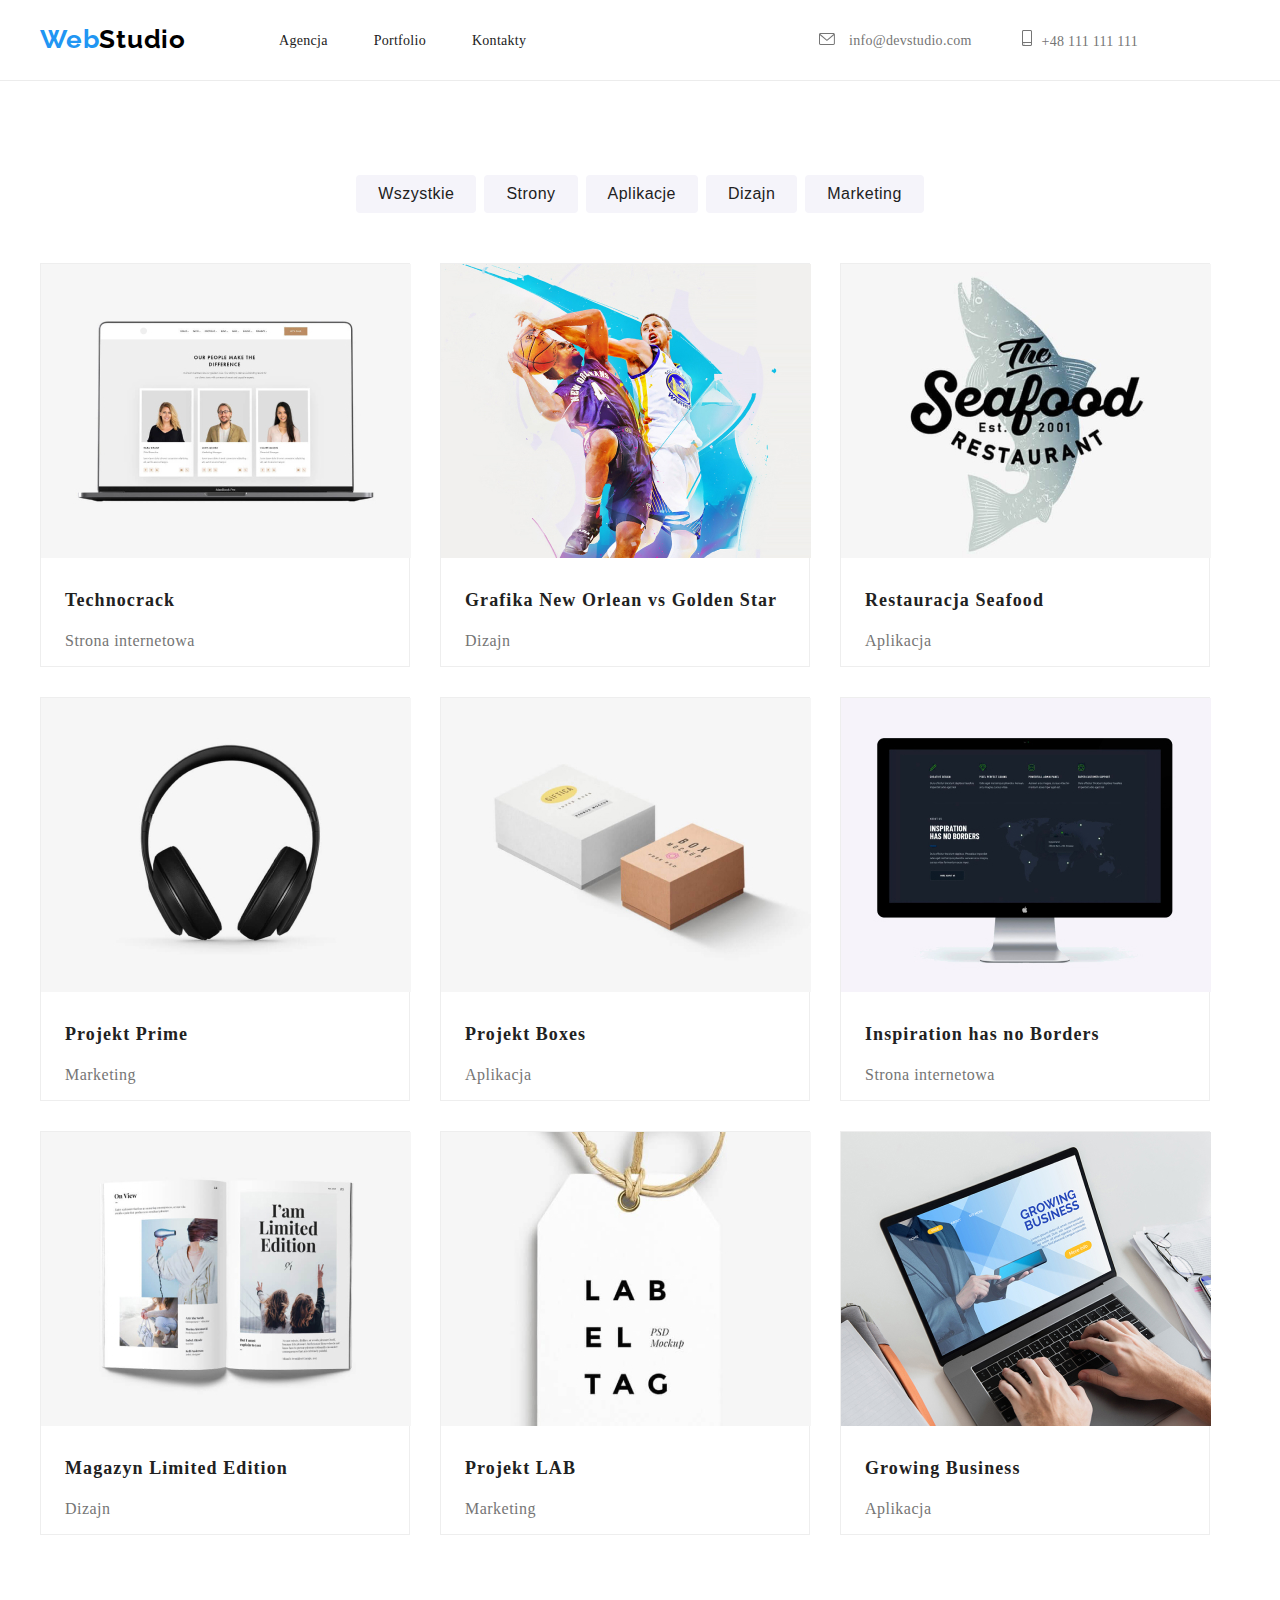
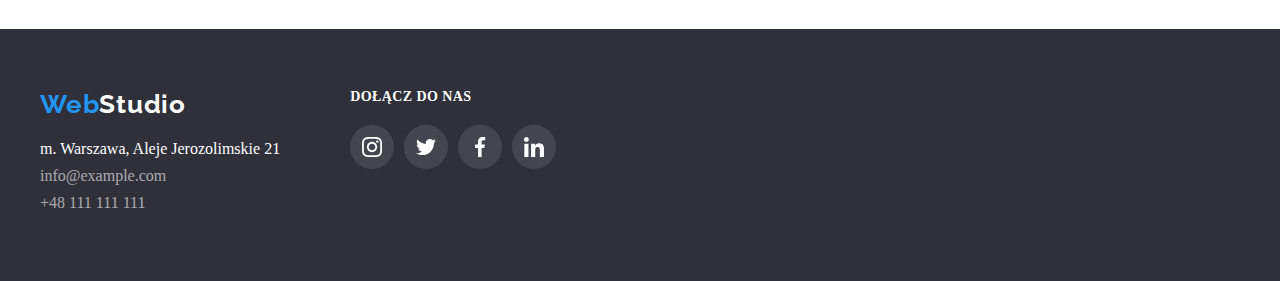
<file: portfolio.html>
<!DOCTYPE html>
<html lang="en">
  <head>
    <meta name="viewport" content="width=device-width, initial-scale=1.0" />
    <title>Studio</title>
    <link rel="preconnect" href="https://fonts.googleapis.com" />
    <link rel="preconnect" href="https://fonts.gstatic.com" crossorigin />
    <link
      href="https://fonts.googleapis.com/css2?family=Raleway:wght@700&family=Roboto:wght@400;500;700;900&display=swap"
      rel="stylesheet"
    />
    <link
      rel="stylesheet"
      href="https://cdnjs.cloudflare.com/ajax/libs/modern-normalize/1.1.0/modern-normalize.min.css"
      integrity="sha512-wpPYUAdjBVSE4KJnH1VR1HeZfpl1ub8YT/NKx4PuQ5NmX2tKuGu6U/JRp5y+Y8XG2tV+wKQpNHVUX03MfMFn9Q=="
      crossorigin="anonymous"
      referrerpolicy="no-referrer"
    />
    <link rel="stylesheet" href="css/styles_portfolio.css" />
  </head>
  <body>
    <header>
      <div class="wrapper">
        <div class="container">
          <div class="navigation">
            <section>
              <h3>
                <a class="web-logo" href="index.html">
                  <span>Web</span><span class="web-logo1">Studio</span></a
                >
              </h3>
            </section>
            <nav>
              <ul class="menu-portfolio">
                <li><a class="menu" href="./index.html">Agencja</a></li>
                <li><a class="menu" href="./portfolio.html">Portfolio</a></li>
                <li><a class="menu" href="#">Kontakty</a></li>
              </ul>
            </nav>
            <section>
                <ul class="kontakt-nav-portfolio">
                  <li class="menu-kontact-list">
                    <a class="link" href="mailto:info@devstudio.com"><svg class="icon" width="16" height="12">
                      <use href="zdjęcia/icon.svg#icon-envelope-1"></use>
                    </svg>
                      info@devstudio.com</a
                    >
                  </li>
                  <li class="menu-kontact-list">
                    
                    <a class="link" href="tel:+48111111111"><svg class="icon" width="10" height="16">
                      <use href="zdjęcia/icon.svg#icon-smartphone"></use>
                    </svg>+48 111 111 111</a>
                  </li>
                </ul>
            </section>
          </div>
        </div>
      </div>
    </header>
    <main>
      <section>
        <div class="container">
          <!--Przyciski-->
          <div>
            <ul class="flex-button-portfolio">
              <li>
                <button type="button" class="buttons-portfolio">
                  Wszystkie
                </button>
              </li>
              <li>
                <button type="button" class="buttons-portfolio">Strony</button>
              </li>
              <li>
                <button type="button" class="buttons-portfolio">
                  Aplikacje
                </button>
              </li>
              <li>
                <button type="button" class="buttons-portfolio">Dizajn</button>
              </li>
              <li>
                <button type="button" class="buttons-portfolio">
                  Marketing
                </button>
              </li>
            </ul>
          </div>
        </div>
      </section>
      <section>
        <div class="container">
          <!--Zdjęcia i Opisy-->
          <ul class="flex-photo-portfolio">
            <li class="frame-portfolio">
              <a class="size-up-photo" href="#"><img
                src="zdjęcia/hw2/technocrack.jpg"
                alt="technocrack"
                width="370"
                height="294"
              /><h3 class="photo-portfolio">Technocrack</h3>
              <p class="under-photo-portfolio">Strona internetowa</p></a>
              
            </li>
            <li class="frame-portfolio">
              <a class="size-up-photo" href="#"><img
                src="zdjęcia/hw2/Grafika-New-Orlean-vs-Golden-Star.jpg"
                alt="Grafika New Orlean vs Golden Star"
                width="370"
                height="294"
              />
              <h3 class="photo-portfolio">Grafika New Orlean vs Golden Star</h3>
              <p class="under-photo-portfolio">Dizajn</p></a>
            </li>
            <li class="frame-portfolio">
             <a class="size-up-photo" href="#"><img
                src="zdjęcia/hw2/Restauracja-Seafood.jpg"
                alt="Restauracja Seafood"
                width="370"
                height="294"
              />
              <h3 class="photo-portfolio">Restauracja Seafood</h3>
              <p class="under-photo-portfolio">Aplikacja</p></a>
            </li>
            <li class="frame-portfolio">
             <a class="size-up-photo" href="#"><img
                src="zdjęcia/hw2/Projekt-Prime.jpg"
                alt="Projekt Prime"
                width="370"
                height="294"
              />
              <h3 class="photo-portfolio">Projekt Prime</h3>
              <p class="under-photo-portfolio">Marketing</p></a>
            </li>
            <li class="frame-portfolio">
             <a class="size-up-photo" href="#"><img
                src="zdjęcia/hw2/Projekt-Boxes.jpg"
                alt="Projekt Boxes"
                width="370"
                height="294"
              />
              <h3 class="photo-portfolio">Projekt Boxes</h3>
              <p class="under-photo-portfolio">Aplikacja</p></a>
            </li>
            <li class="frame-portfolio">
              <a class="size-up-photo" href="#"><img
                src="zdjęcia/hw2/Inspiration-has-no-Borders.jpg"
                alt="Inspiration has no Borders"
                width="370"
                height="294"
              />
              <h3 class="photo-portfolio">Inspiration has no Borders</h3>
              <p class="under-photo-portfolio">Strona internetowa</p></a>
            </li>
            <li class="frame-portfolio">
              <a class="size-up-photo" href="#"><img
                src="zdjęcia/hw2/Magazyn-Limited-Edition.jpg"
                alt="Magazyn Limited Edition"
                width="370"
                height="294"
              />
              <h3 class="photo-portfolio">Magazyn Limited Edition</h3>
              <p class="under-photo-portfolio">Dizajn</p></a>
            </li>
            <li class="frame-portfolio">
             <a class="size-up-photo" href="#"><img
                src="zdjęcia/hw2/Projekt-LAB.jpg"
                alt="Projekt LAB"
                width="370"
                height="294"
              />
              <h3 class="photo-portfolio">Projekt LAB</h3>
              <p class="under-photo-portfolio">Marketing</p></a>
            </li>
            <li class="frame-portfolio">
              <a class="size-up-photo" href="#"><img
                src="zdjęcia/hw2/Growing-Business.jpg"
                alt="Growing Business"
                width="370"
                height="294"
              />
              <h3 class="photo-portfolio">Growing Business</h3>
              <p class="under-photo-portfolio">Aplikacja</p></a>
            </li>
          </ul>
        </div>
      </section>
    </main>
    <footer>
      <div class="container">
        <div class="footer-wrap">
          <div class="footer-logo">
            <a href="index.html" class="web-logo-footer"
              ><span>Web</span><span class="web-logo-footer-2">Studio</span>
            </a>
            <ul>
              <li class="footer-adress">
                <a
                  class="link-footer"
                  href="https://goo.gl/maps/wcyMzufaztNmCodf6"
                  target="_blank"
                  >m. Warszawa, Aleje Jerozolimskie 21</a
                >
              </li>
              <li class="footer-link">
                <a class="mail-tel-footer" href="mailto:info@example.com"
                  >info@example.com</a
                >
              </li>
              <li>
                <a class="mail-tel-footer" href="tel:+48111111111"
                  >+48 111 111 111</a
                >
              </li>
            </ul>
          </div>
          <div>
            <h4 class="h4-footer">DOŁĄCZ DO NAS</h4>
            <ul class="ul-footer">
              <li class="list-footer">
                <a
                  class="footer-social-link"
                  href="https://www.instagram.com"
                  target="_blank"
                ></a>
                <svg class="icon-social-fotter" width="44" height="44">
                  <use href="zdjęcia/icon.svg#icon-instfooter"></use>
                </svg>
              </li>
              <li class="list-footer">
                <a
                  class="footer-social-link"
                  href="https://www.instagram.com"
                  target="_blank"
                ></a>
                <svg class="icon-social-fotter" width="44" height="44">
                  <use href="zdjęcia/icon.svg#icon-twitfooter"></use>
                </svg>
              </li>
              <li class="list-footer">
                <a
                  class="footer-social-link"
                  href="https://www.instagram.com"
                  target="_blank"
                ></a>
                <svg class="icon-social-fotter" width="44" height="44">
                  <use href="zdjęcia/icon.svg#icon-fbfooter"></use>
                </svg>
              </li>
              <li class="list-footer">
                <a
                  class="footer-social-link"
                  href="https://www.instagram.com"
                  target="_blank"
                ></a>
                <svg class="icon-social-fotter" width="44" height="44">
                  <use href="zdjęcia/icon.svg#icon-infooter"></use>
                </svg>
              </li>
            </ul>
          </div>
        </div>
      </div>
    </footer>
  </body>
</html>
</file>
<file: css/styles_portfolio.css>
* {
    box-sizing: border-box;
    margin: 0;
    padding: 0;
}

:root {
    --main-black: #212121;
    --main-grey: #757575;
    --main-blue: #2196F3;
    --main-white: #FFFFFF;
    --second-black: #000000;
    --border-color: #ECECEC;
    --background-color-icon: #F5F4FA;

}

.container {
    width: 1200px;
    margin: 0 auto;
}

a {
    text-decoration: none;
}

ul {
    list-style-type: none;
}

/* Header - Portfolio */

.wrapper {
    display: flex;
    justify-content: center;
    align-items: center;
    border-bottom: solid 1px;
    border-color: var(--border-color);
}

.navigation {
    display: flex;
    justify-content: flex-start;
    align-items: center;
    list-style-type: none;
    padding-top: 24px;
    padding-bottom: 25px;
    gap: 93px;
}

.web-logo {
    font-family: 'Raleway';
    font-style: normal;
    font-weight: 700;
    font-size: 26px;
    line-height: 31px;
    letter-spacing: 0.03em;
    color: var(--main-blue);
}

.web-logo1 {
    font-family: 'Raleway';
    font-style: normal;
    font-weight: 700;
    font-size: 26px;
    line-height: 31px;
    letter-spacing: 0.03em;
    color: var(--second-black);
}

.menu-portfolio {
    display: flex;
    justify-content: space-between;
    align-items: center;
    list-style-type: none;
    gap: 46px;
}

.menu {
    font-weight: 500;
    font-size: 14px;
    line-height: 16px;
    letter-spacing: 0.02em;
    color: var(--main-black);
}

.navi-link-portfolio {
    display: flex;
    justify-content: space-between;
    align-items: center;
    list-style-type: none;
}

.kontakt-nav-portfolio {
    justify-content: center;
    align-items: center;
    display: flex;
    gap: 50px;
    margin-left: 200px;
    color: var(--main-grey);
}

.link {
    font-weight: 500;
    font-size: 14px;
    line-height: 16px;
    letter-spacing: 0.02em;
    color: var(--main-grey);
}

.icon {
    fill: currentColor;
    margin-right: 10px;
}

.menu-kontakt-list:hover,
.menu-kontakt-list:focus {
    color: var(--main-blue);
}

.link:hover,
.menu:hover {
    color: var(--main-blue);
}

/* Main - Buttons - Portfolio */

.flex-button-portfolio {
    display: flex;
    justify-content: center;
    gap: 8px;
    padding-top: 94px;
    margin-bottom: 50px;
}

.buttons-portfolio:hover {
    box-shadow: 0px 1px 1px rgba(0, 0, 0, 0.1), 0px 1px 2px rgba(0, 0, 0, 0.08), 0px 2px 2px rgba(0, 0, 0, 0.12);
    border-radius: 4px;
    background: #2196F3;
    color: var(--main-white);

    box-shadow: 0px 3px 1px rgba(0, 0, 0, 0.1), 0px 1px 2px rgba(0, 0, 0, 0.08), 0px 2px 2px rgba(0, 0, 0, 0.12);
}

.buttons-portfolio {
    font-weight: 500;
    font-size: 16px;
    line-height: 26px;
    letter-spacing: 0.03em;
    line-height: 1.62;
    background: #F5F4FA;
    border-radius: 4px;
    cursor: pointer;
    color: var(--main-black);
    border: #F5F4FA;
    text-align: center;
    padding: 6px 22px;
    border: none;
}

/* Main - Photo - Description - Frame */ 

.flex-photo-portfolio {
    display: flex;
    flex-wrap: wrap;
    gap: 30px;
    padding-bottom: 94px;
}

.frame-portfolio {
    width: 370px;
    height: 404px;
    left: 215px;
    top: 262px;
    box-sizing: border-box;
    background: #FFFFFF;
    border: 1px solid #EEEEEE;
}

.photo-portfolio {
    font-weight: 700;
    font-size: 18px;
    line-height: 36px;
    letter-spacing: 0.06em;
    color: var(--main-black);
    margin-left: 24px;
    padding-block: 20px 4px;
}

.under-photo-portfolio {
    font-weight: 400;
    font-size: 16px;
    line-height: 30px;
    letter-spacing: 0.03em;
    color: var(--main-grey);
    margin-left: 24px;
    padding-block: 4px 20px; 
}

.frame-portfolio:hover  {
    box-shadow: 0px 1px 1px rgba(0, 0, 0, 0.12), 0px 4px 4px rgba(0, 0, 0, 0.06), 1px 4px 6px rgba(0, 0, 0, 0.16);
}


/* Footer - Logo - Adress - Icon */

footer {
    height: 252px;
    left: 0px;
    top: 2097px;
    background: #2F303A;
}

.footer-wrap {
    display: flex;
    padding-top: 60px;
    align-items: flex-start;
}

.footer-logo {
    display: inline-block;
    margin-right: 70px;
}

.web-logo-footer {
    font-family: 'Raleway';
    font-style: normal;
    font-weight: 700;
    font-size: 26px;
    line-height: 31px;
    letter-spacing: 0.03em;
    color: var(--main-blue);
}

.web-logo-footer-2 {
    font-family: 'Raleway';
    font-style: normal;
    font-weight: 700;
    font-size: 26px;
    line-height: 31px;
    letter-spacing: 0.03em;
    color: var(--main-white);
}

.footer-adress {
    padding-top: 20px;
}

.footer-link {
    padding-block: 9px;
}

.link-footer {
    color: #FFFFFF;
}

.link-footer:hover {
    color: var(--main-blue);
}

.mail-tel-footer {
    color: rgba(255, 255, 255, 0.6);
}

.mail-tel-footer:hover {
    color: var(--main-blue);
}

.h4-footer {
    font-style: normal;
    font-weight: 700;
    font-size: 14px;
    line-height: 16px;
    letter-spacing: 0.03em;
    text-transform: uppercase;
    color: #FFFFFF;
}

.ul-footer {
    margin-top: 20px;
    display: flex;
    align-items: center;
    justify-content: center;
}

.list-footer {
    margin-right: 10px;
    width: 44px;
    height: 44px;
}

.icon-social-fotter:hover {
    background: var(--main-blue);
    border-radius: 50%;
    cursor: pointer;
}
</file>
